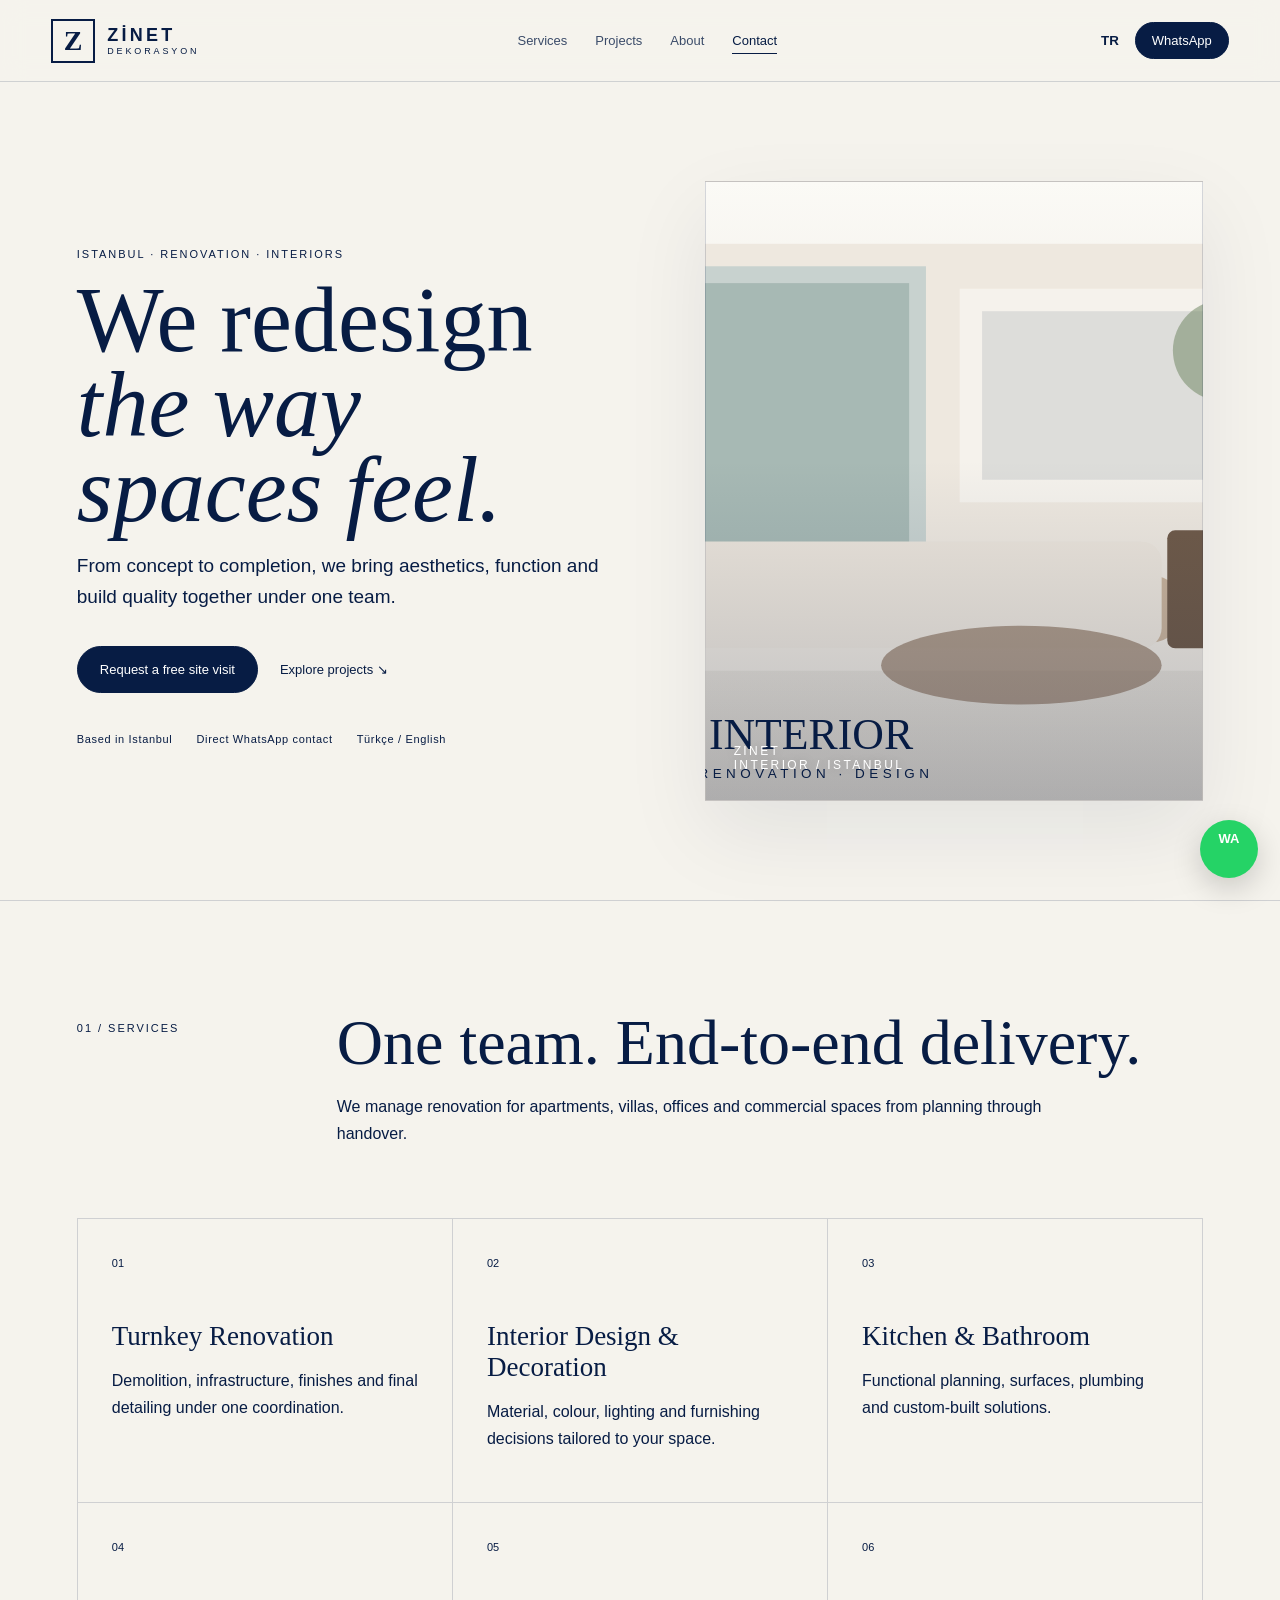
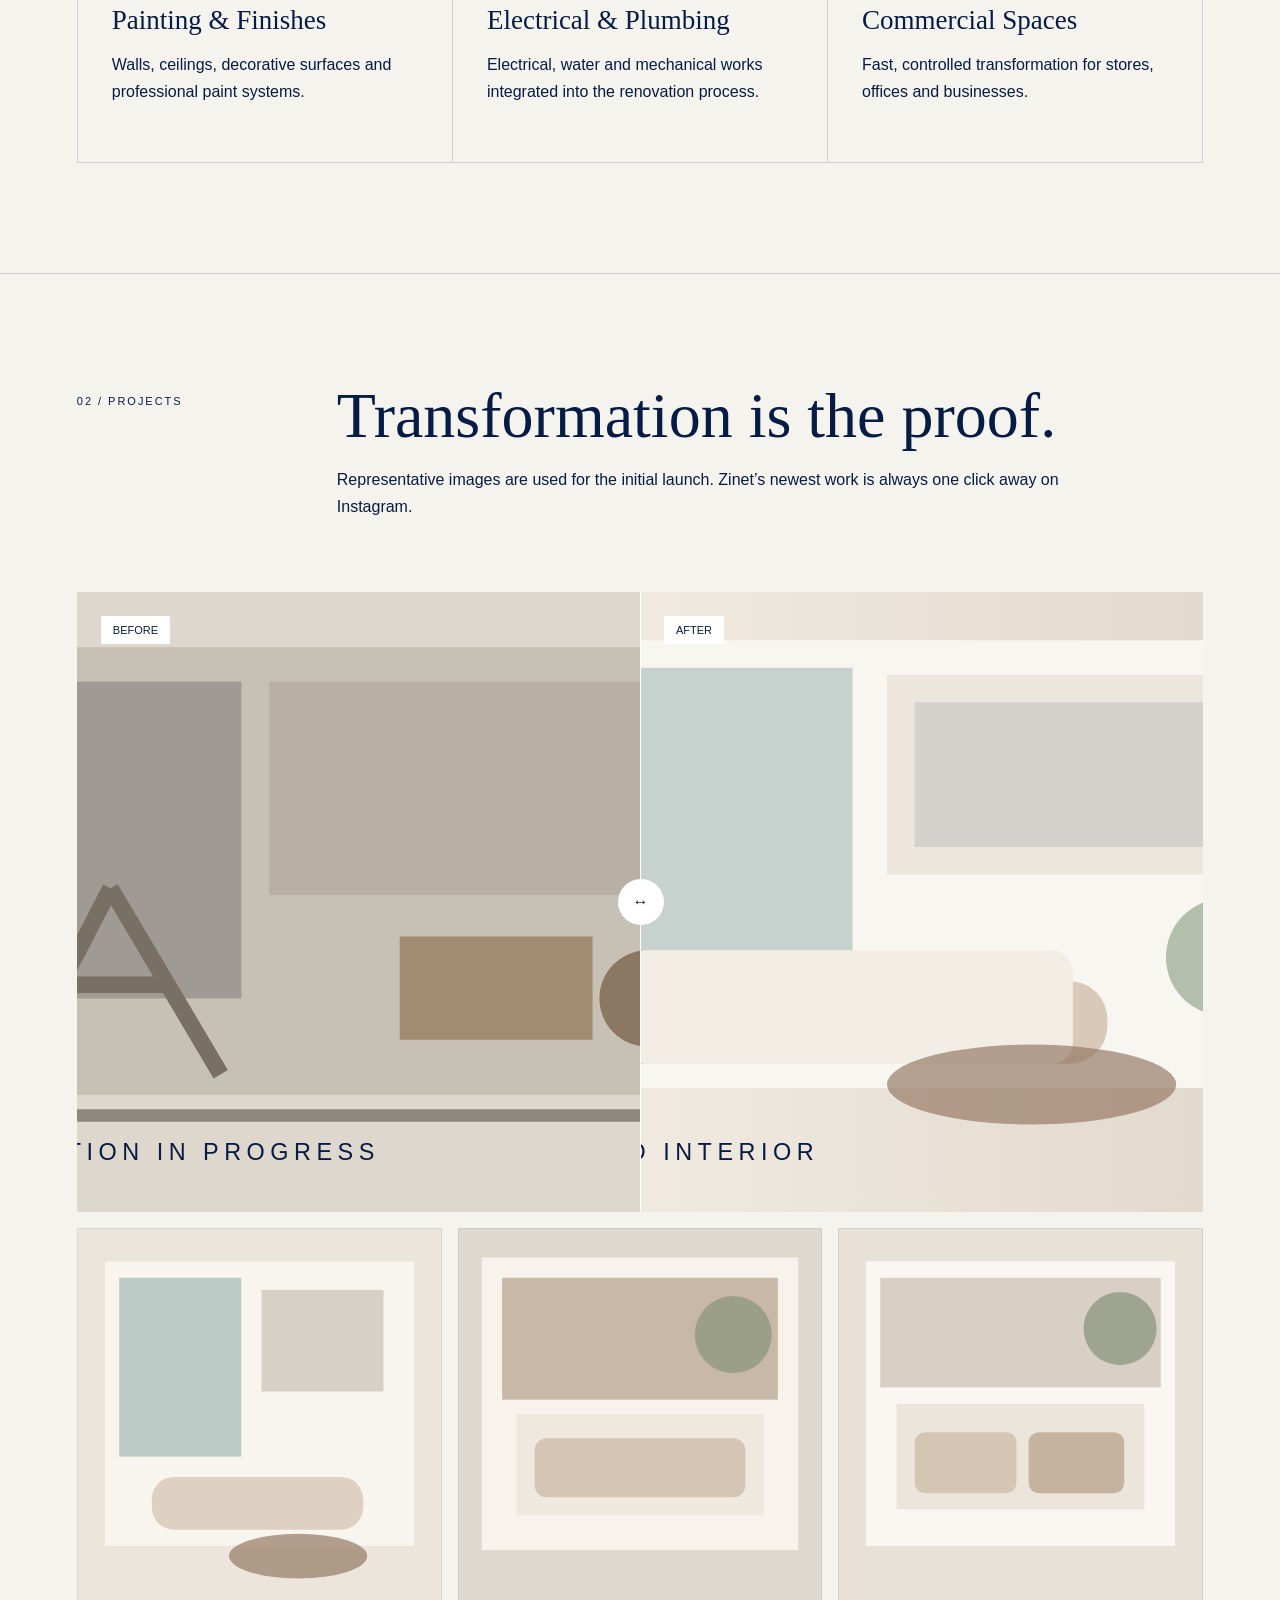
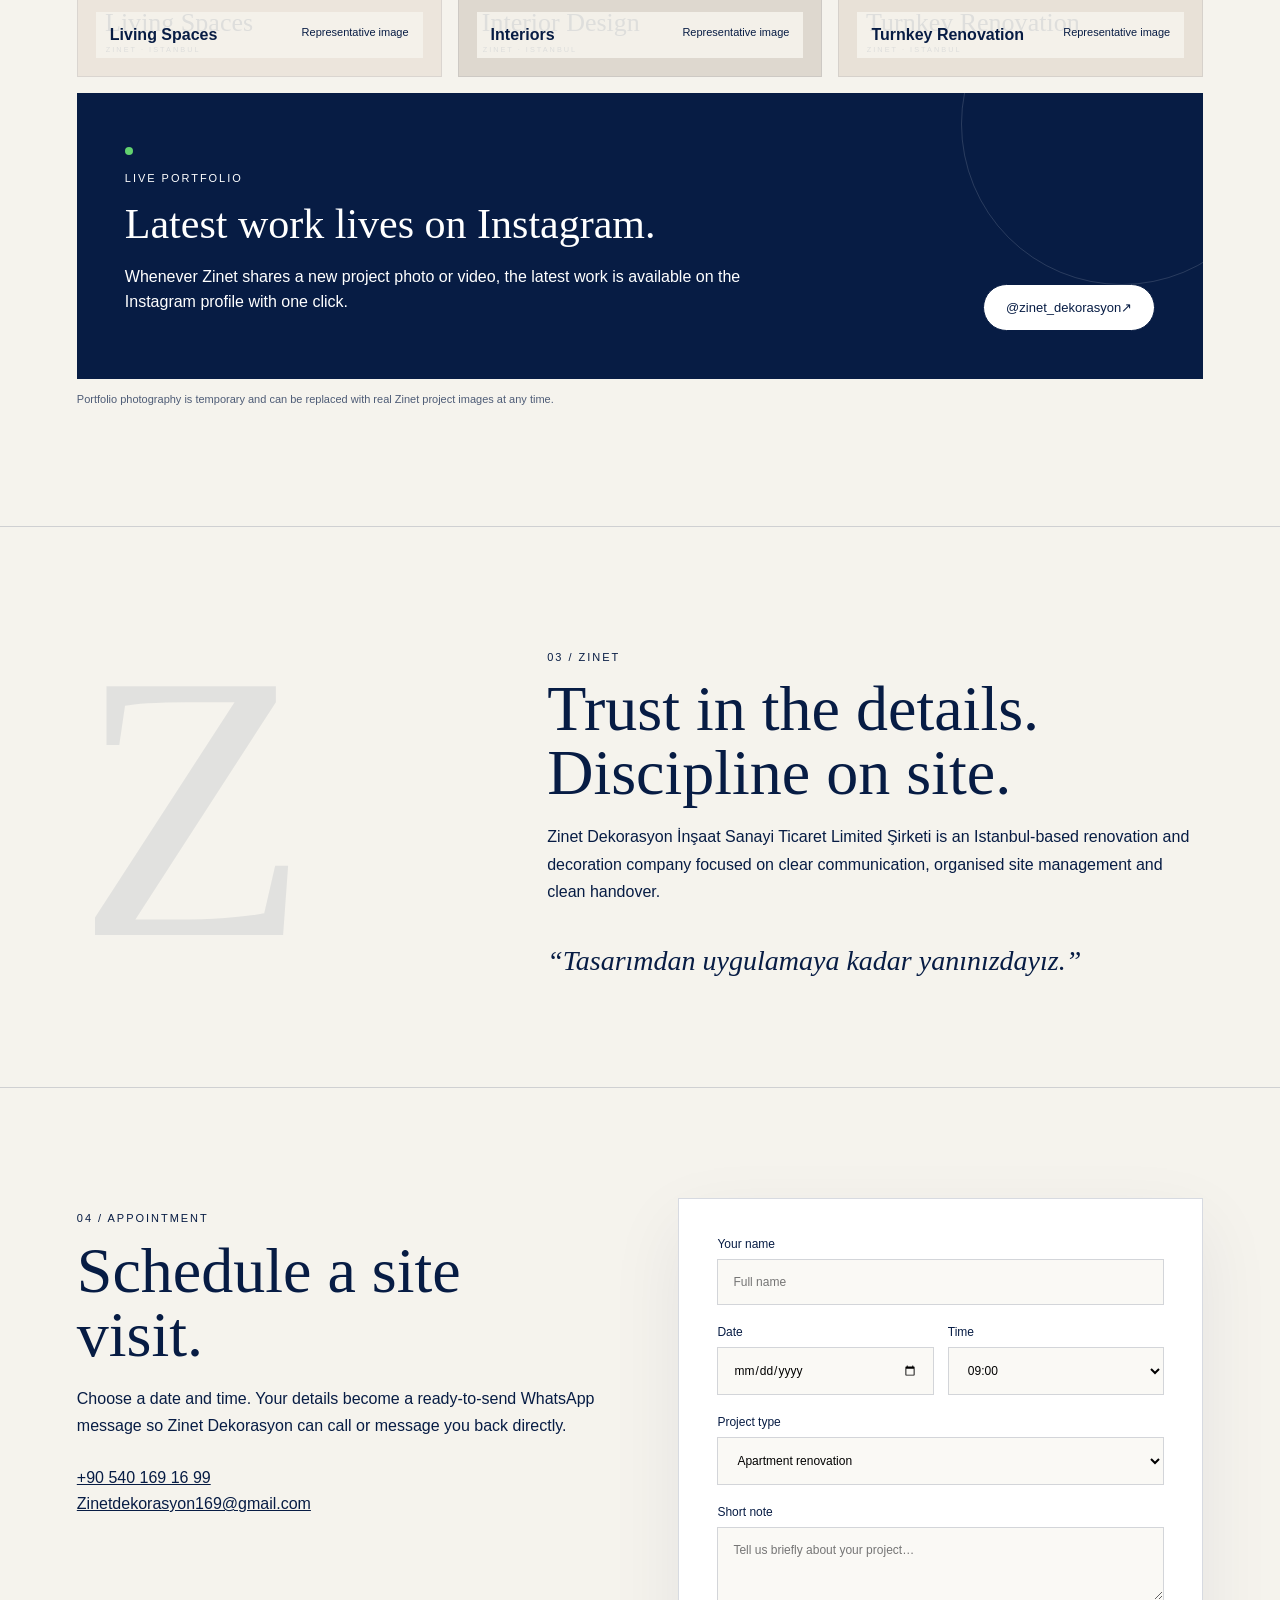
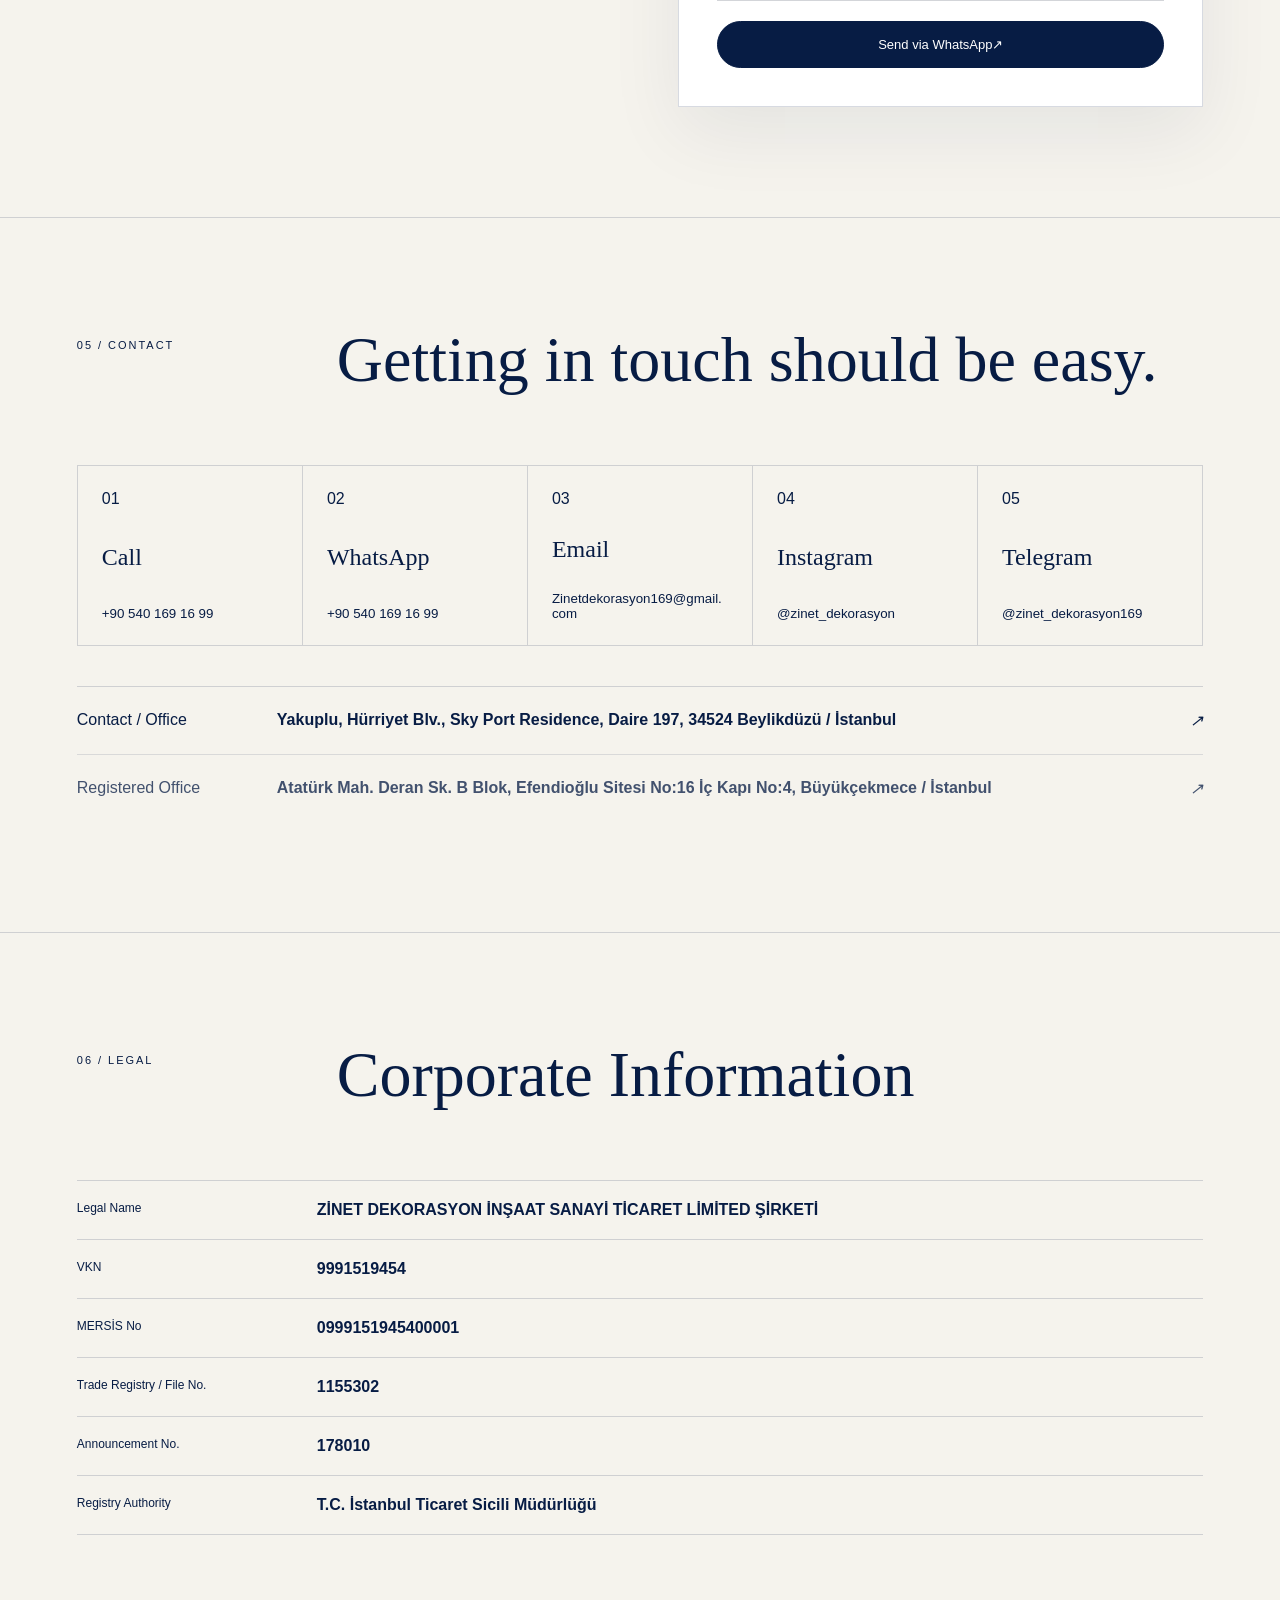
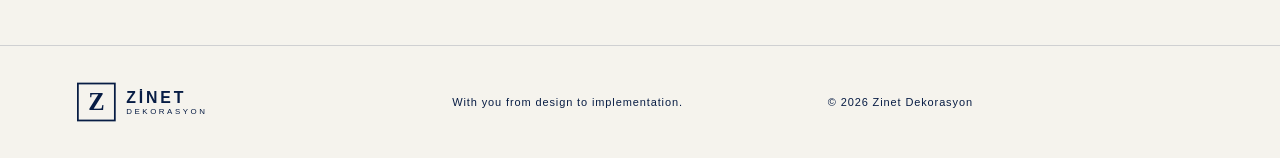
<file: index.html>
<!doctype html>
<html lang="tr">
<head>
<meta charset="utf-8" />
<meta name="viewport" content="width=device-width,initial-scale=1" />
<meta name="theme-color" content="#071c44" />
<title>Zinet Dekorasyon | İstanbul Renovasyon & Dekorasyon</title>
<meta name="description" content="Zinet Dekorasyon — İstanbul’da anahtar teslim renovasyon, iç dekorasyon, mutfak-banyo yenileme, boya, elektrik ve tesisat çözümleri." />
<meta name="robots" content="index,follow,max-image-preview:large" />
<meta name="author" content="Zinet Dekorasyon" />
<meta name="format-detection" content="telephone=yes" />
<link rel="canonical" href="https://zinet.vercel.app/" />
<link rel="icon" href="/favicon.svg" type="image/svg+xml" />
<link rel="manifest" href="/site.webmanifest" />
<meta property="og:locale" content="tr_TR" />
<meta property="og:type" content="website" />
<meta property="og:site_name" content="Zinet Dekorasyon" />
<meta property="og:title" content="Zinet Dekorasyon | İstanbul Renovasyon & Dekorasyon" />
<meta property="og:description" content="Tasarımdan uygulamaya kadar yanınızdayız. İstanbul’da renovasyon, dekorasyon ve anahtar teslim uygulama." />
<meta property="og:url" content="https://zinet.vercel.app/" />
<meta property="og:image" content="https://zinet.vercel.app/assets/hero.svg" />
<meta name="twitter:card" content="summary_large_image" />
<meta name="twitter:title" content="Zinet Dekorasyon | İstanbul Renovasyon & Dekorasyon" />
<meta name="twitter:description" content="İstanbul’da renovasyon, dekorasyon ve anahtar teslim uygulama." />
<meta name="twitter:image" content="https://zinet.vercel.app/assets/hero.svg" />
<link rel="stylesheet" href="/style.css" />
<script type="application/ld+json">
{
  "@context":"https://schema.org",
  "@type":"HomeAndConstructionBusiness",
  "name":"Zinet Dekorasyon",
  "legalName":"ZİNET DEKORASYON İNŞAAT SANAYİ TİCARET LİMİTED ŞİRKETİ",
  "url":"https://zinet.vercel.app/",
  "telephone":"+90 540 169 16 99",
  "email":"Zinetdekorasyon169@gmail.com",
  "description":"İstanbul’da renovasyon, dekorasyon ve anahtar teslim uygulama hizmetleri.",
  "address":{
    "@type":"PostalAddress",
    "streetAddress":"Yakuplu, Hürriyet Blv., Sky Port Residence, Daire 197",
    "postalCode":"34524",
    "addressLocality":"Beylikdüzü",
    "addressRegion":"İstanbul",
    "addressCountry":"TR"
  },
  "sameAs":[
    "https://www.instagram.com/zinet_dekorasyon",
    "https://t.me/zinet_dekorasyon169"
  ]
}
</script>
</head>
<body>
<header class="nav-shell">
  <a class="brand" href="#top" aria-label="Zinet Dekorasyon">
    <span class="brand-mark">Z</span>
    <span><b>ZİNET</b><small>DEKORASYON</small></span>
  </a>
  <nav class="desktop-nav" aria-label="Primary">
    <a href="#services" data-i18n="navServices">Hizmetler</a>
    <a href="#projects" data-i18n="navProjects">Projeler</a>
    <a href="#about" data-i18n="navAbout">Hakkımızda</a>
    <a href="#contact" data-i18n="navContact">İletişim</a>
  </nav>
  <div class="nav-actions">
    <button class="lang" id="langBtn" type="button" aria-label="Change language">EN</button>
    <a class="pill mini" href="https://wa.me/905401691699" target="_blank" rel="noopener">WhatsApp</a>
  </div>
</header>

<main>
<section class="hero" id="top">
  <div class="hero-copy">
    <p class="eyebrow" data-i18n="eyebrow">İSTANBUL · RENOVASYON · DEKORASYON</p>
    <h1><span data-i18n="titleA">Mekânları</span><br><em data-i18n="titleB">yeniden tasarlıyoruz.</em></h1>
    <p class="hero-text" data-i18n="heroText">Tasarımdan uygulamaya kadar; estetik, işlev ve uygulama kalitesini tek ekipte buluşturuyoruz.</p>
    <div class="hero-actions">
      <a class="pill" href="#appointment" data-i18n="cta">Ücretsiz keşif talep et</a>
      <a class="text-link" href="#projects"><span data-i18n="portfolio">Projeleri keşfet</span> ↘</a>
    </div>
    <div class="trust-row">
      <span data-i18n="trust1">İstanbul merkezli</span>
      <span data-i18n="trust2">Doğrudan WhatsApp iletişimi</span>
      <span data-i18n="trust3">Türkçe / English</span>
    </div>
  </div>
  <div class="hero-visual">
    <div class="architecture-card photo-card">
      <img src="/assets/hero.svg" alt="Zinet interior concept" loading="eager" />
      <div class="photo-overlay"></div>
      <span class="arch-label">ZINET<br>INTERIOR / ISTANBUL</span>
    </div>
  </div>
</section>

<section class="section services" id="services">
  <div class="section-head"><p class="section-index">01 / SERVICES</p><div><h2 data-i18n="servicesTitle">Tek ekip. Baştan sona çözüm.</h2><p data-i18n="servicesText">Daire, villa, ofis ve ticari mekânlar için yenileme sürecini planlamadan teslimata kadar yönetiyoruz.</p></div></div>
  <div class="services-grid" id="servicesGrid"></div>
</section>

<section class="section projects" id="projects">
  <div class="section-head"><p class="section-index">02 / PROJECTS</p><div><h2 data-i18n="projectTitle">İşin ruhu dönüşümde.</h2><p data-i18n="projectText">Siteyi hızlı yayına almak için bu görseller temsili kullanılıyor. Zinet’in yeni çalışmalarını Instagram üzerinden doğrudan takip edebilirsiniz.</p></div></div>
  <div class="project-stage photo-compare">
    <div class="project-half before"><span data-i18n="before">ÖNCE</span><img src="/assets/before.svg" alt="Renovation work in progress" loading="lazy"></div>
    <div class="project-half after"><span data-i18n="after">SONRA</span><img src="/assets/after.svg" alt="Finished modern living room" loading="lazy"></div>
    <div class="divider"><i>↔</i></div>
  </div>
  <div class="gallery-grid">
    <figure><img src="/assets/gallery-1.svg" alt="Minimal living room renovation" loading="lazy"><figcaption><b data-i18n="g1">Yaşam Alanları</b><span data-i18n="sample">Temsili görsel</span></figcaption></figure>
    <figure><img src="/assets/gallery-2.svg" alt="Modern bedroom interior" loading="lazy"><figcaption><b data-i18n="g2">İç Mekân</b><span data-i18n="sample">Temsili görsel</span></figcaption></figure>
    <figure><img src="/assets/gallery-3.svg" alt="Modern renovated living room" loading="lazy"><figcaption><b data-i18n="g3">Anahtar Teslim</b><span data-i18n="sample">Temsili görsel</span></figcaption></figure>
  </div>
  <div class="instagram-live">
    <div><span class="live-dot"></span><p class="section-index">LIVE PORTFOLIO</p><h3 data-i18n="instaTitle">En güncel işler Instagram’da.</h3><p data-i18n="instaText">Zinet yeni proje fotoğrafı veya videosu paylaştığında en güncel içerik Instagram profilinde tek tıkla erişilebilir.</p></div>
    <a class="pill inverse" href="https://www.instagram.com/zinet_dekorasyon" target="_blank" rel="noopener"><span>@zinet_dekorasyon</span> ↗</a>
  </div>
  <p class="photo-note" data-i18n="photoNote">Portföy görselleri geçicidir; gerçek Zinet proje fotoğrafları geldikçe kolayca değiştirilecektir.</p>
</section>

<section class="section about" id="about">
  <div class="about-number">Z</div>
  <div class="about-copy"><p class="section-index">03 / ZINET</p><h2 data-i18n="aboutTitle">Detayda güven, uygulamada disiplin.</h2><p data-i18n="aboutText">Zinet Dekorasyon İnşaat Sanayi Ticaret Limited Şirketi, İstanbul merkezli renovasyon ve dekorasyon hizmetleri sunar. Projelerde açık iletişim, düzenli saha yönetimi ve temiz teslim yaklaşımı ön plandadır.</p><blockquote>“Tasarımdan uygulamaya kadar yanınızdayız.”</blockquote></div>
</section>

<section class="section appointment" id="appointment">
  <div class="appointment-copy"><p class="section-index">04 / APPOINTMENT</p><h2 data-i18n="appointmentTitle">Keşif görüşmesi planlayın.</h2><p data-i18n="appointmentText">Tarih ve saati seçin. Bilgileriniz hazır WhatsApp mesajına dönüşsün; Zinet Dekorasyon sizi doğrudan geri arasın veya mesajla yanıtlasın.</p><div class="quick-contact"><a href="tel:+905401691699">+90 540 169 16 99</a><a href="mailto:Zinetdekorasyon169@gmail.com">Zinetdekorasyon169@gmail.com</a></div></div>
  <form class="booking-card" id="bookingForm">
    <label><span data-i18n="name">Adınız</span><input id="name" autocomplete="name" placeholder="Ad Soyad" required></label>
    <div class="two"><label><span data-i18n="date">Tarih</span><input id="date" type="date" required></label><label><span data-i18n="time">Saat</span><select id="time"><option>09:00</option><option>10:00</option><option>11:00</option><option>12:00</option><option>14:00</option><option>15:00</option><option>16:00</option><option>17:00</option><option>18:00</option></select></label></div>
    <label><span data-i18n="project">Proje türü</span><select id="projectType"></select></label>
    <label><span data-i18n="notes">Kısa not</span><textarea id="notes" rows="3" placeholder="Kısaca projenizi anlatın…"></textarea></label>
    <button class="pill booking-button" type="submit"><span data-i18n="send">WhatsApp ile gönder</span> ↗</button>
  </form>
</section>

<section class="section contact" id="contact">
  <div class="section-head"><p class="section-index">05 / CONTACT</p><div><h2 data-i18n="contactTitle">İletişim kolay olmalı.</h2></div></div>
  <div class="contact-grid">
    <a href="tel:+905401691699"><span>01</span><b data-i18n="call">Ara</b><small>+90 540 169 16 99</small></a>
    <a href="https://wa.me/905401691699" target="_blank" rel="noopener"><span>02</span><b>WhatsApp</b><small>+90 540 169 16 99</small></a>
    <a href="mailto:Zinetdekorasyon169@gmail.com"><span>03</span><b data-i18n="email">E-posta</b><small>Zinetdekorasyon169@gmail.com</small></a>
    <a href="https://www.instagram.com/zinet_dekorasyon" target="_blank" rel="noopener"><span>04</span><b>Instagram</b><small>@zinet_dekorasyon</small></a>
    <a href="https://t.me/zinet_dekorasyon169" target="_blank" rel="noopener"><span>05</span><b>Telegram</b><small>@zinet_dekorasyon169</small></a>
  </div>

  <div class="address-stack">
    <a class="address-row" target="_blank" rel="noopener" href="https://www.google.com/maps/search/?api=1&query=Yakuplu%20H%C3%BCrriyet%20Blv.%20Sky%20Port%20Residence%20Daire%20197%2034524%20Beylikd%C3%BCz%C3%BC%20%C4%B0stanbul"><span data-i18n="officeAddress">İletişim / Ofis</span><strong>Yakuplu, Hürriyet Blv., Sky Port Residence, Daire 197, 34524 Beylikdüzü / İstanbul</strong><i>↗</i></a>
    <a class="address-row muted-address" target="_blank" rel="noopener" href="https://www.google.com/maps/search/?api=1&query=Atat%C3%BCrk%20Mah.%20Deran%20Sk.%20B%20Blok%20Efendio%C4%9Flu%20Sitesi%20No%3A16%20%C4%B0%C3%A7%20Kap%C4%B1%20No%3A4%20B%C3%BCy%C3%BCk%C3%A7ekmece%20%C4%B0stanbul"><span data-i18n="registeredAddress">Kayıtlı Merkez</span><strong>Atatürk Mah. Deran Sk. B Blok, Efendioğlu Sitesi No:16 İç Kapı No:4, Büyükçekmece / İstanbul</strong><i>↗</i></a>
  </div>
</section>

<section class="section corporate">
  <div class="section-head"><p class="section-index">06 / LEGAL</p><div><h2 data-i18n="corp">Kurumsal Bilgiler</h2></div></div>
  <div class="corp-layout">
    <div class="corp-data"><dl>
      <div><dt data-i18n="legalName">Ticari Unvan</dt><dd>ZİNET DEKORASYON İNŞAAT SANAYİ TİCARET LİMİTED ŞİRKETİ</dd></div>
      <div><dt>VKN</dt><dd>9991519454</dd></div>
      <div><dt>MERSİS No</dt><dd>0999151945400001</dd></div>
      <div><dt data-i18n="registry">Ticaret Sicil / Dosya No</dt><dd>1155302</dd></div>
      <div><dt data-i18n="ilan">İlan Sıra No</dt><dd>178010</dd></div>
      <div><dt data-i18n="authority">Sicil Müdürlüğü</dt><dd>T.C. İstanbul Ticaret Sicili Müdürlüğü</dd></div>
    </dl></div>
  </div>
</section>
</main>

<a class="floating-wa" href="https://wa.me/905401691699" target="_blank" rel="noopener" aria-label="WhatsApp">WA</a>
<footer><div class="brand footer-brand"><span class="brand-mark">Z</span><span><b>ZİNET</b><small>DEKORASYON</small></span></div><p data-i18n="footer">Tasarımdan uygulamaya kadar yanınızdayız.</p><p>© <span id="year"></span> Zinet Dekorasyon</p></footer>
<script src="/script.js"></script>
</body>
</html>
</file>
<file: style.css>
:root{--ink:#071c44;--paper:#f5f3ed;--soft:#e9e5dc;--line:rgba(7,28,68,.16)}*{box-sizing:border-box}html{scroll-behavior:smooth}body{margin:0;background:var(--paper);color:var(--ink);font-family:Inter,Arial,sans-serif}.nav-shell{position:sticky;top:0;z-index:20;height:82px;padding:0 4vw;display:flex;align-items:center;justify-content:space-between;background:rgba(245,243,237,.92);backdrop-filter:blur(12px);border-bottom:1px solid var(--line)}.brand{display:flex;align-items:center;gap:12px;text-decoration:none;color:inherit}.brand-mark{width:44px;height:44px;display:grid;place-items:center;border:2px solid var(--ink);font:700 28px Georgia}.brand span:last-child{display:grid}.brand b{letter-spacing:.18em;font-size:18px}.brand small{font-size:9px;letter-spacing:.32em}.desktop-nav{display:flex;gap:28px}.desktop-nav a,.text-link{color:inherit;text-decoration:none;font-size:13px}.nav-actions{display:flex;align-items:center;gap:10px}.lang{border:0;background:transparent;color:var(--ink);font-weight:700;cursor:pointer}.pill{display:inline-flex;align-items:center;justify-content:center;padding:15px 22px;border-radius:999px;background:var(--ink);color:white;text-decoration:none;border:1px solid var(--ink);font-size:13px}.pill.mini{padding:10px 16px}.pill.inverse{background:white;color:var(--ink)}.hero{min-height:calc(100vh - 82px);display:grid;grid-template-columns:1.05fr .95fr;gap:6vw;padding:8vw 6vw;align-items:center}.eyebrow,.section-index{font-size:11px;letter-spacing:.18em;text-transform:uppercase}.hero h1{font:500 clamp(58px,7.2vw,116px)/.92 Georgia,serif;margin:18px 0}.hero h1 em{font-weight:400}.hero-text{max-width:620px;font-size:19px;line-height:1.6}.hero-actions{display:flex;gap:22px;align-items:center;margin-top:34px}.trust-row{display:flex;gap:24px;flex-wrap:wrap;margin-top:40px;font-size:11px;letter-spacing:.06em}.architecture-card{position:relative;min-height:620px;border:1px solid var(--line);overflow:hidden}.architecture-card img,.gallery-grid img,.project-half img{width:100%;height:100%;object-fit:cover}.photo-overlay{position:absolute;inset:0;background:linear-gradient(180deg,transparent 50%,rgba(0,0,0,.35))}.arch-label{position:absolute;bottom:28px;left:28px;color:#fff;font-size:12px;letter-spacing:.2em}.section{padding:110px 6vw;border-top:1px solid var(--line)}.section-head{display:grid;grid-template-columns:220px 1fr;gap:40px;margin-bottom:55px}.section-head h2,.about-copy h2,.appointment-copy h2{font:500 clamp(42px,5vw,74px)/1 Georgia;margin:0 0 18px}.section-head p:last-child,.about-copy>p,.appointment-copy>p{max-width:760px;line-height:1.7}.services-grid{display:grid;grid-template-columns:repeat(3,1fr);border-top:1px solid var(--line);border-left:1px solid var(--line)}.service-card{padding:34px;min-height:260px;border-right:1px solid var(--line);border-bottom:1px solid var(--line)}.service-card span{font-size:11px}.service-card h3{font:500 27px Georgia;margin:50px 0 14px}.service-card p{line-height:1.65}.project-stage{height:620px;display:grid;grid-template-columns:1fr 1fr;position:relative}.project-half{position:relative;overflow:hidden}.project-half span{position:absolute;z-index:2;top:24px;left:24px;background:white;padding:8px 12px;font-size:11px}.divider{position:absolute;left:50%;top:0;bottom:0;width:1px;background:#fff}.divider i{position:absolute;top:50%;left:50%;transform:translate(-50%,-50%);width:46px;height:46px;border-radius:50%;background:#fff;display:grid;place-items:center;font-style:normal}.gallery-grid{display:grid;grid-template-columns:repeat(3,1fr);gap:16px;margin-top:16px}.gallery-grid figure{margin:0;min-height:420px;position:relative;overflow:hidden}.gallery-grid img{min-height:420px}.gallery-grid figcaption{position:absolute;left:18px;right:18px;bottom:18px;background:rgba(245,243,237,.9);padding:14px;display:flex;justify-content:space-between;gap:12px}.gallery-grid figcaption span{font-size:11px}.instagram-live{margin-top:16px;background:var(--ink);color:#fff;padding:48px;display:grid;grid-template-columns:1fr auto;gap:30px;align-items:end}.instagram-live h3{font:500 42px Georgia;margin:12px 0}.instagram-live p{max-width:680px;line-height:1.6}.live-dot{display:inline-block;width:8px;height:8px;border-radius:50%;background:#62d26f;margin-right:10px}.photo-note{font-size:11px;opacity:.7;margin-top:14px}.about{display:grid;grid-template-columns:.75fr 1.25fr;gap:6vw;align-items:center}.about-number{font:500 380px/.8 Georgia;opacity:.08}.about-copy blockquote{font:italic 28px Georgia;margin:40px 0 0}.appointment{display:grid;grid-template-columns:1fr 1fr;gap:6vw}.quick-contact{display:grid;gap:8px;margin-top:30px}.quick-contact a{color:inherit}.booking-card{background:#fff;padding:38px;border:1px solid var(--line);display:grid;gap:20px}.booking-card label{display:grid;gap:8px;font-size:12px}.booking-card input,.booking-card select,.booking-card textarea{width:100%;padding:15px;border:1px solid var(--line);background:#faf9f5;font:inherit}.two{display:grid;grid-template-columns:1fr 1fr;gap:14px}.booking-button{cursor:pointer}.contact-grid{display:grid;grid-template-columns:repeat(5,1fr);border-top:1px solid var(--line);border-left:1px solid var(--line)}.contact-grid a{min-height:180px;padding:24px;border-right:1px solid var(--line);border-bottom:1px solid var(--line);display:flex;flex-direction:column;justify-content:space-between;color:inherit;text-decoration:none}.contact-grid b{font:500 24px Georgia}.contact-grid small{word-break:break-word}.address-stack{margin-top:40px}.address-row{display:grid;grid-template-columns:180px 1fr auto;gap:20px;padding:24px 0;border-top:1px solid var(--line);color:inherit;text-decoration:none}.muted-address{opacity:.75}.corp-data dl{margin:0;border-top:1px solid var(--line)}.corp-data dl>div{display:grid;grid-template-columns:220px 1fr;gap:20px;padding:20px 0;border-bottom:1px solid var(--line)}.corp-data dt{font-size:12px}.corp-data dd{margin:0;font-weight:600}.floating-wa{position:fixed;right:22px;bottom:22px;z-index:30;width:58px;height:58px;border-radius:50%;display:grid;place-items:center;background:#25d366;color:#fff;text-decoration:none;font-weight:800;box-shadow:0 10px 30px rgba(0,0,0,.18)}footer{padding:34px 6vw;display:grid;grid-template-columns:1fr 1fr 1fr;align-items:center;border-top:1px solid var(--line)}footer p{margin:0;font-size:11px;letter-spacing:.08em}.footer-brand{transform:scale(.88);transform-origin:left center}@media(max-width:1050px){.contact-grid{grid-template-columns:repeat(3,1fr)}.services-grid{grid-template-columns:repeat(2,1fr)}}@media(max-width:900px){.desktop-nav{display:none}.nav-shell{height:70px;padding:0 20px}.brand-mark{width:34px;height:34px}.brand b{font-size:16px}.pill.mini{display:none}.hero{min-height:auto;grid-template-columns:1fr;padding:90px 22px 70px}.hero-visual{margin-top:20px}.architecture-card{min-height:480px}.section{padding:90px 22px}.section-head{grid-template-columns:1fr;gap:22px}.project-stage{height:520px}.about{grid-template-columns:1fr}.about-number{display:none}.appointment{grid-template-columns:1fr}.address-row{grid-template-columns:1fr auto}.address-row span{grid-column:1/-1}.gallery-grid{grid-template-columns:1fr 1fr}.gallery-grid figure:last-child{grid-column:1/-1}.instagram-live{grid-template-columns:1fr}footer{grid-template-columns:1fr;gap:24px}.footer-brand{transform:none}}@media(max-width:620px){.hero h1{font-size:52px}.hero-actions{align-items:flex-start;flex-direction:column}.services-grid{grid-template-columns:1fr}.project-stage{height:auto;grid-template-columns:1fr}.project-half{height:260px}.divider{display:none}.contact-grid{grid-template-columns:1fr}.booking-card{padding:24px}.section-head h2,.about-copy h2,.appointment-copy h2{font-size:44px}.gallery-grid{grid-template-columns:1fr}.gallery-grid figure,.gallery-grid figure:last-child{grid-column:auto;min-height:340px}.gallery-grid img{min-height:340px}.two{grid-template-columns:1fr}.instagram-live{padding:30px}.instagram-live h3{font-size:30px}}
</file>
